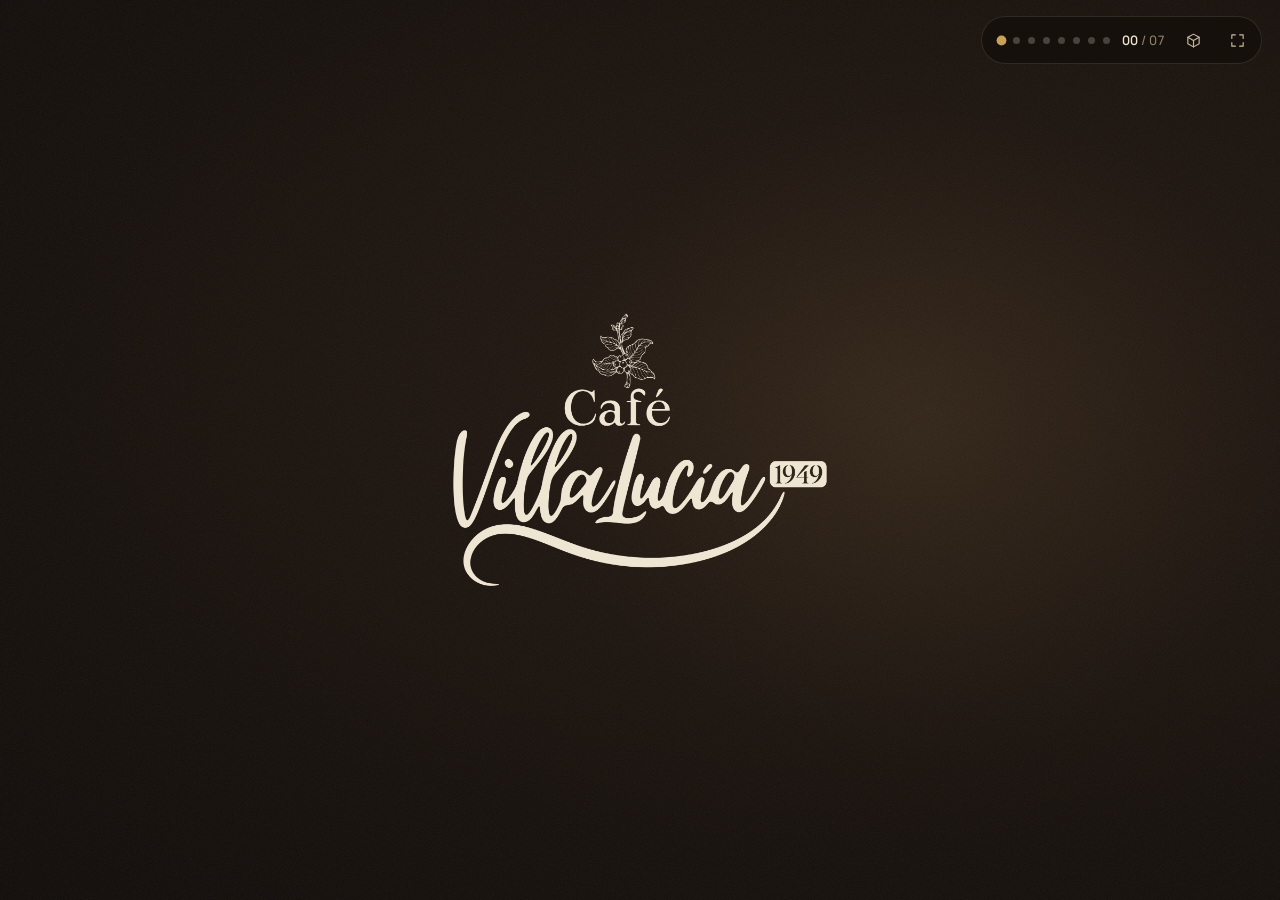
<file: index.html>
﻿<!doctype html>
<html lang="es">
<head>
<meta charset="utf-8">
<meta name="viewport" content="width=device-width, initial-scale=1">
<title>Café Villa Lucía · Stand</title>
<link rel="preconnect" href="https://fonts.googleapis.com">
<link rel="preconnect" href="https://fonts.gstatic.com" crossorigin>
<link href="https://fonts.googleapis.com/css2?family=Fraunces:ital,opsz,wght@0,9..144,300;0,9..144,400;0,9..144,500;1,9..144,300;1,9..144,400&family=Manrope:wght@400;500;600;700&family=Caveat:wght@500;600&display=swap" rel="stylesheet">
<link rel="stylesheet" href="style.css?v=92">
</head>
<body>

<div id="bg" aria-hidden="true"><div class="glow"></div><div class="grain"></div></div>
<canvas id="gl" aria-hidden="true"></canvas>

<div id="wrap">
<main id="stage" aria-live="polite">

  <!-- ===================== 0 · ESPERA (antes de empezar) ===================== -->
  <section class="slide s0" data-title="Café Villa Lucía">
    <img class="s0-logo" src="assets/logo_crema.png" alt="Café Villa Lucía 1949">
  </section>

  <!-- ===================== 1 · MARCA Y ORGANIZACIÓN ===================== -->
  <section class="slide s1" data-title="Marca y organización">
    <p class="sh"><i>01</i>Marca y organización</p>
    <div class="s1-col">
      <img class="s1-logo reveal" src="assets/logo_crema.png" alt="Café Villa Lucía 1949">
      <h1 class="reveal">Dos generaciones cultivando <em>café de altura</em></h1>
      <p class="lead reveal">Café de especialidad de San Lorenzo, en las montañas del norte de Nariño. Es una familia que pasó de cultivar el grano a transformarlo, con una identidad propia de su tierra.</p>
      <dl class="stats">
        <div class="reveal"><dt>2.070</dt><dd>m s. n. m. · cafetales en San Lorenzo, Nariño</dd></div>
        <div class="reveal"><dt>1949</dt><dd>nace don Alberto Ojeda Córdoba, fundador de los cafetales</dd></div>
        <div class="reveal"><dt>30</dt><dd>años cultivando el grano</dd></div>
        <div class="reveal"><dt>4</dt><dd>años como marca de cafés especiales</dd></div>
      </dl>
      <dl class="details">
        <div class="reveal"><dt>Variedades</dt><dd>Borbón amarillo · Borbón rosado · Castillo Honey</dd></div>
        <div class="reveal"><dt>Reconocimiento</dt><dd>1.<sup>er</sup> puesto subregional Norte en <em>La Mejor Taza de Nariño</em> · expositor destacado 2026</dd></div>
        <div class="reveal"><dt>Organización</dt><dd>Empresa familiar. El fundador y la segunda generación, que hoy transforma y vende el café</dd></div>
      </dl>
    </div>
    <div class="s1-photos">
      <figure class="p-main reveal"><img src="assets/fundador_retrato.jpg" alt="Don Alberto Ojeda Córdoba en el stand de Villa Lucía" data-zoom>
        <figcaption><b>Don Alberto Ojeda Córdoba</b><span>fundador de los cafetales · el 1949 del logotipo</span></figcaption></figure>
      <figure class="p-side reveal"><img src="assets/familia_feria.jpg" alt="La familia Villa Lucía en La Mejor Taza de Nariño" data-zoom>
        <figcaption><span>La familia en <em>La Mejor Taza de Nariño</em></span></figcaption></figure>
    </div>
    <footer class="credits reveal">
      <span class="names">Ana María Villota Torres <i>&amp;</i> Shamuel Woodcock Salomón</span>
      <span>Diseño de exhibición · 10.º semestre · Universidad CESMAG</span>
    </footer>
  </section>

  <!-- ===================== 2 · CONCEPTO ===================== -->
  <section class="slide s2" data-title="Concepto de diseño">
    <p class="sh"><i>02</i>Concepto de diseño</p>
    <div class="s2-board">
      <figure class="ph ph-mahe reveal"><img src="assets/texto_destacar_mahe.jpg" alt="Apuntes de Mahe: lo que queremos destacar" data-zoom><figcaption class="hand">Apuntes de Mahe</figcaption></figure>
      <figure class="ph ph-casa reveal"><img src="assets/casa_real.jpg" alt="La casa de tapia de la finca, en San Lorenzo" data-zoom><figcaption class="hand">La casa de la finca · San Lorenzo</figcaption></figure>
      <figure class="ph ph-mood reveal"><img src="assets/moodboard.jpg" alt="Moodboard físico del proyecto" data-zoom><figcaption class="hand">Moodboard: la mata, el grano y la jarrita</figcaption></figure>
      <figure class="ph ph-emp reveal"><img src="assets/empaques.jpg" alt="Empaques de Café Villa Lucía" data-zoom><figcaption class="hand">La casa ya vive en sus empaques</figcaption></figure>
      <figure class="ph ph-mapa reveal"><img src="assets/mapa_ideas_shamy.jpg" alt="Mapa de ideas: aroma, calor, hogar" data-zoom><figcaption class="hand">Apuntes de Shamy</figcaption></figure>
    </div>
    <div class="s2-text">
      <h1 class="reveal">La casa de <em>tapia</em></h1>
      <p class="sub reveal">Abstracción y memoria del hogar campesino</p>
      <blockquote class="reveal">«Aroma que da calor, calor que da hogar, y un hogar para compartir y descansar.»</blockquote>
      <p class="body reveal">Villa Lucía nace en la finca de don Alberto, en San Lorenzo. Allí está su casa de tapia y teja, con zócalo, corredores y pilares naturales, que guarda el calor del hogar y el legado de la familia y que ya aparece en sus empaques. El stand no la copia, la <b>abstrae y la deforma</b>: sus muros, pilares, aleros y ventanas se vuelven tablas que encajan sin tornillos, y aunque las partes estén corridas, la casa se reconoce desde el pasillo.</p>
      <div class="rhet">
        <article class="reveal"><b>Metáfora</b><span>El stand es la casa, y al visitante se le recibe como en el corredor de la finca.</span></article>
        <article class="reveal"><b>Sinécdoque</b><span>Una parte nombra el todo. Con un pilar, un alero y un vano ya se entiende que es una casa.</span></article>
        <article class="reveal"><b>Deformación</b><span>Los techos y los volúmenes están corridos. La casa se reconoce, pero no es una copia.</span></article>
      </div>
      <div class="palette reveal">
        <p class="mini">Paleta</p>
        <ul>
          <li><i style="--c:#efe4cf"></i><b>Blanco crema</b><span>muros de tapia</span></li>
          <li><i style="--c:#7a2330"></i><b>Vino tinto</b><span>el uniforme · zócalo</span></li>
          <li><i style="--c:#b4472f"></i><b>Barro</b><span>la tetera · pilares</span></li>
          <li><i style="--c:#3d281d"></i><b>Café tostado</b><span>teja y grano · cubiertas</span></li>
        </ul>
      </div>
    </div>
  </section>

  <!-- ===================== 3 · PROCESO FORMAL ===================== -->
  <section class="slide s3" data-title="Proceso formal">
    <p class="sh"><i>03</i>Proceso formal</p>
    <h1 class="s3-title later">De la casa de tapia <em>al stand</em></h1>
    <ol class="rail later">
      <li class="reveal"><i>1</i><b>Exploración</b><span>Empezamos con granos, hojas, tazas y vapor, pero eran formas que cualquier marca de café podría usar.</span></li>
      <li class="reveal"><i>2</i><b>La pregunta</b><span>Nos preguntamos qué destacar: aroma → calor → hogar, tapia → tradición, antigüedad → legado.</span></li>
      <li class="reveal"><i>3</i><b>La casa</b><span>Llegamos a la casa: exhibidores con forma de tejado y estanterías por módulos.</span></li>
      <li class="reveal"><i>4</i><b>Abstracción</b><span>Separamos la casa en sus partes, muro, ventana, puerta, pilares, techo y alero, y las corrimos.</span></li>
      <li class="reveal"><i>5</i><b>Color</b><span>Le pusimos los colores de la casa: muros blanco crema, zócalo vino tinto, pilares de barro y teja café.</span></li>
      <li class="reveal"><i>6</i><b>Sistema</b><span>Todo se volvió tablas de triplex que encajan con dientes, sin tornillos.</span></li>
    </ol>
    <div class="s3-board later">
      <figure class="sk" style="--x:0px;--y:4px;--w:133px;--r:-1.6deg"><img src="assets/board/b01.jpg" alt="Boceto 1 · exploración: tazas, prensa y vapor" data-zoom></figure>
      <figure class="sk" style="--x:147px;--y:-3px;--w:238px;--r:1.2deg"><img src="assets/board/b02.jpg" alt="Boceto 2 · granos, hojas y jarra" data-zoom></figure>
      <figure class="sk" style="--x:398px;--y:6px;--w:262px;--r:-0.8deg"><img src="assets/board/b03.jpg" alt="Boceto 3 · el empaque y lo que hay que destacar" data-zoom></figure>
      <figure class="sk" style="--x:674px;--y:0px;--w:226px;--r:1.5deg"><img src="assets/board/b05.jpg" alt="Boceto 5 · logotipo, granos y módulos" data-zoom></figure>
      <figure class="sk" style="--x:0px;--y:196px;--w:287px;--r:0.9deg"><img src="assets/board/b04.jpg" alt="Boceto 4 · exhibidores con forma de tejado" data-zoom></figure>
      <figure class="sk" style="--x:301px;--y:205px;--w:253px;--r:-1.3deg"><img src="assets/board/b06.jpg" alt="Boceto 6 · exhibidores y componentes" data-zoom></figure>
      <figure class="sk" style="--x:568px;--y:198px;--w:332px;--r:0.7deg"><img src="assets/board/b10.jpg" alt="Boceto 10 · abstracción: mesas-alero y pilares" data-zoom></figure>
      <figure class="sk" style="--x:0px;--y:414px;--w:160px;--r:-1.8deg"><img src="assets/board/b08.jpg" alt="Boceto 8 · estantería curva" data-zoom></figure>
      <figure class="sk" style="--x:174px;--y:406px;--w:429px;--r:1.1deg"><img src="assets/board/b07.jpg" alt="Boceto 7 · módulos de estantería con mesón" data-zoom></figure>
      <figure class="sk" style="--x:616px;--y:411px;--w:112px;--r:2.0deg"><img src="assets/board/b09.jpg" alt="Boceto 9 · módulos apilados" data-zoom></figure>
      <figure class="sk" style="--x:743px;--y:413px;--w:157px;--r:-0.9deg"><img src="assets/board/color.jpg" alt="Boceto de color" data-zoom></figure>
      <p class="board-note hand">Bocetos de Mahe y Shamy</p>
    </div>
    <div class="s3-map">
      <div class="glview" id="v-morfo"></div>
      <div class="morph later">
        <p class="mini">De la casa al stand</p>
        <ul id="morphList">
          <li data-g="muro"><span>Muro de tapia</span><b>La bodega con su mesón</b></li>
          <li data-g="ventana"><span>Ventana</span><b>Repisa para exhibir el café</b></li>
          <li data-g="vano"><span>Puerta</span><b>Hueco para guardar el inventario</b></li>
          <li data-g="pilares"><span>Pilares del corredor</span><b>Pilar en L y pilar en T</b></li>
          <li data-g="cubierta"><span>Techo de teja</span><b>Techo grande a dos aguas</b></li>
          <li data-g="alero"><span>Alero del corredor</span><b>Alero del frente</b></li>
        </ul>
      </div>
    </div>
  </section>

  <!-- ===================== 4 · ASPECTOS CLAVE ===================== -->
  <section class="slide s4" data-title="Aspectos clave para el diseño">
    <p class="sh"><i>04</i>Aspectos clave para el diseño</p>
    <div class="s4-col">
      <h1 class="reveal">Lo que tuvimos <em>en cuenta</em></h1>
      <dl class="brief">
        <div class="reveal"><dt>Hogar y legado</dt><dd>Quisimos que se sintiera la casa de tapia de la finca, con su calor de hogar y la historia de don Alberto desde 1949.</dd></div>
        <div class="reveal"><dt>Una casa simplificada</dt><dd>Pasamos a tablas el muro, la ventana, la puerta, los pilares, el techo y el alero. No es una maqueta, pero se reconoce la casa.</dd></div>
        <div class="reveal"><dt>Color y marca</dt><dd>Usamos los colores de la casa y de la marca: muros blanco crema, zócalo vino tinto, pilares rojo barro y techo café. El logo va en la bodega y en el techo.</dd></div>
        <div class="reveal"><dt>Atender y probar</dt><dd>Arriba, a 1,02 m, está el mostrador donde se atiende y se da a probar el café. Abajo, a 0,54 m, una repisa para exhibirlo, y la bodega guarda el inventario.</dd></div>
        <div class="reveal"><dt>Sin tornillos</dt><dd>Cada tabla entra por un solo lado y la siguiente la deja trabada. No se necesitan tornillos ni herramientas.</dd></div>
        <div class="reveal"><dt>Medidas y transporte</dt><dd id="restr">No hay que fijarlo al piso de la feria: lo arman dos personas y se lleva desarmado, en tablas.</dd></div>
      </dl>
      <div class="material reveal">
        <p class="mini">Material y acabado</p>
        <p><b>Triplex de pino radiata de 18 mm.</b> Las 19 tablas salen de <b>4 láminas de 1,22 × 2,44 m</b>, cortadas con router CNC para que los dientes encajen exactos. Se arma <b>sin tornillos ni clavos</b>, se pinta con vinilo mate a base de agua y se sella con laca.</p>
      </div>
      <div class="metrics">
        <div class="reveal"><b>0</b><span>tornillos</span></div>
        <div class="reveal"><b id="mPiezas">19</b><span>tablas</span></div>
        <div class="reveal"><b>3</b><span>medidas de diente</span></div>
        <div class="reveal"><b>2</b><span>personas</span></div>
      </div>
    </div>
    <div class="theater">
      <div class="glview" id="v-montaje"></div>
      <div class="hud-top">
        <div><small id="asmKick">Armado</small><b id="asmStep">Piezas sin armar</b></div>
        <div class="hud-clock"><small>pieza</small><b><span id="asmCount">0</span>/<span id="asmTotal">0</span></b></div>
      </div>
      <ol class="hud-steps" id="asmSteps"></ol>
      <div class="hud-ctrl">
        <button id="asmPlay" title="Montar de nuevo (M)" aria-label="Montar de nuevo"><svg viewBox="0 0 24 24"><path d="M4 12a8 8 0 1 0 2.4-5.7"/><path d="M4 4v4.5h4.5"/></svg></button>
        <button id="asmPlan" title="Plano de corte (P)" aria-label="Plano de corte"><svg viewBox="0 0 24 24"><rect x="3" y="5" width="18" height="14" rx="1"/><path d="M11 5v14M3 12h8M11 10h10"/></svg></button>
        <button id="asmFlat" title="Empacar" aria-label="Empacar"><svg viewBox="0 0 24 24"><path d="M3.5 7.5 12 3l8.5 4.5v9L12 21l-8.5-4.5z"/><path d="M3.5 7.5 12 12l8.5-4.5M12 12v9"/></svg></button>
      </div>
    </div>
  </section>

  <!-- ===================== 5 · VISTAS 1 Y 2 ===================== -->
  <section class="slide s5 views" data-title="Vistas del stand · 1 y 2">
    <p class="sh"><i>05</i>Vistas del stand</p>
    <h1 class="vh reveal">Aproximación <em>y contacto</em></h1>
    <div class="vgrid">
      <figure class="vcard reveal" data-view="1">
        <div class="vframe"><div class="glview" id="v1"></div><img class="vreal" alt=""><i class="vsweep"></i><span class="vtag">Render en la feria</span><button class="cap-btn" data-cap="v1" title="Descargar la vista exacta (PNG)"><svg viewBox="0 0 24 24"><path d="M4 8h3l2-3h6l2 3h3v11H4z"/><circle cx="12" cy="13" r="3.5"/></svg></button></div>
        <figcaption><b>Vista 1 · Isométrica general</b><span>Así se ve desde el pasillo de la feria. Es la casa de tapia simplificada, y se reconoce de lejos por el techo café y la franja vino tinto.</span></figcaption>
      </figure>
      <figure class="vcard reveal" data-view="2">
        <div class="vframe"><div class="glview" id="v2"></div><img class="vreal" alt=""><i class="vsweep"></i><span class="vtag">Render en la feria</span><button class="cap-btn" data-cap="v2" title="Descargar la vista exacta (PNG)"><svg viewBox="0 0 24 24"><path d="M4 8h3l2-3h6l2 3h3v11H4z"/><circle cx="12" cy="13" r="3.5"/></svg></button></div>
        <figcaption><b>Vista 2 · Frontal de contacto</b><span>De frente, a la altura de los ojos. Arriba está el mostrador donde se atiende y se da a probar, y abajo la repisa con el café.</span></figcaption>
      </figure>
    </div>
  </section>

  <!-- ===================== 6 · VISTAS 3 Y 4 ===================== -->
  <section class="slide s6 views" data-title="Vistas del stand · 3 y 4">
    <p class="sh"><i>06</i>Vistas del stand</p>
    <h1 class="vh reveal">Circulación <em>y respaldo</em></h1>
    <div class="vgrid">
      <figure class="vcard reveal" data-view="3">
        <div class="vframe"><div class="glview" id="v3"></div><img class="vreal" alt=""><i class="vsweep"></i><span class="vtag">Render en la feria</span><button class="cap-btn" data-cap="v3" title="Descargar la vista exacta (PNG)"><svg viewBox="0 0 24 24"><path d="M4 8h3l2-3h6l2 3h3v11H4z"/><circle cx="12" cy="13" r="3.5"/></svg></button></div>
        <figcaption><b>Vista 3 · Lateral de circulación</b><span>De lado se ve la casa completa: el alero sobre el mostrador, el muro con su ventana y el hueco de abajo donde se guarda el inventario.</span></figcaption>
      </figure>
      <figure class="vcard reveal" data-view="4">
        <div class="vframe"><div class="glview" id="v4"></div><img class="vreal" alt=""><i class="vsweep"></i><span class="vtag">Render en la feria</span><button class="cap-btn" data-cap="v4" title="Descargar la vista exacta (PNG)"><svg viewBox="0 0 24 24"><path d="M4 8h3l2-3h6l2 3h3v11H4z"/><circle cx="12" cy="13" r="3.5"/></svg></button></div>
        <figcaption><b>Vista 4 · Posterior</b><span>Por detrás, el pilar en L y el poste del muro suben de una sola pieza hasta el techo y sostienen todo el respaldo.</span></figcaption>
      </figure>
    </div>
  </section>

  <!-- ===================== 7 · CIERRE ===================== -->
  <section class="slide s7" data-title="Cierre">
    <div class="s7-view"><div class="glview" id="v-hero"></div></div>
    <div class="s7-text">
      <img class="s7-logo reveal" src="assets/logo_crema.png" alt="Café Villa Lucía 1949">
      <h1 class="reveal">Gracias<em>.</em></h1>
      <p class="s7-sub reveal">Un stand que se arma y se desarma sin tornillos, y recibe como la casa de la finca.</p>
    </div>
    <footer class="credits reveal">
      <span class="names">Ana María Villota Torres <i>&amp;</i> Shamuel Woodcock Salomón</span>
      <span>Diseño de exhibición · 10.º semestre · Universidad CESMAG</span>
    </footer>
  </section>

</main>
</div>

<!-- transición entre diapositivas -->
<div id="wipe" aria-hidden="true"><i></i><i></i></div>

<!-- controles del presentador (se ocultan solos y en pantalla completa) -->
<div id="chrome">
  <nav class="dots" id="dots" aria-label="Diapositivas"></nav>
  <span class="count"><b id="tbIdx">00</b> / 07</span>
  <button class="timer" id="timer" hidden title="Espacio: iniciar / pausar · R: reiniciar"><span class="dot"></span><span id="timerTxt">05:00</span></button>
  <button class="ic" id="btnExplore" title="Explorar el modelo 3D (E)" aria-label="Explorar el modelo 3D"><svg viewBox="0 0 24 24"><path d="M12 3 4 7.5v9L12 21l8-4.5v-9z"/><path d="M4 7.5 12 12l8-4.5M12 12v9"/></svg></button>
  <button class="ic" id="btnFull" title="Pantalla completa (F)" aria-label="Pantalla completa"><svg viewBox="0 0 24 24"><path d="M4 9V4h5M20 9V4h-5M4 15v5h5M20 15v5h-5"/></svg></button>
</div>

<!-- explorador 3D a pantalla completa -->
<div id="explorer" hidden>
  <div class="glview" id="v-explore"></div>
  <div class="ex-top">
    <div><small>Explorador</small><b>Café Villa Lucía · stand modular</b></div>
    <button class="btn ghost" id="exClose">Cerrar <kbd>Esc</kbd></button>
  </div>
  <div class="ex-panel">
    <h4>Cámara</h4>
    <div class="seg" id="exCams">
      <button data-p="render" class="on">Render</button><button data-p="iso">Isométrica</button><button data-p="frontal">Frontal</button>
      <button data-p="lateral">Lateral</button><button data-p="posterior">Posterior</button><button data-p="planta">Planta</button>
    </div>
    <h4>Animación</h4>
    <div class="seg">
      <button id="exDraw">Dibujar</button><button id="exAsm">Montar</button><button id="exWedge">Ensamble</button>
    </div>
    <h4>Despiece <output id="exExpOut">0 %</output></h4>
    <input type="range" id="exExp" min="0" max="100" value="0">
    <h4>Acabado</h4>
    <div class="seg" id="exFinish">
      <button id="exColor" class="on">Color</button><button id="exBrand" class="on">Marca</button>
    </div>
    <h4>Capas</h4>
    <div class="seg" id="exLayers">
      <button data-l="2">Producto</button><button data-l="3">Personas</button><button data-l="1">Cotas</button>
    </div>
    <button class="btn wide" id="exCap">Exportar PNG</button>
    <p class="ex-help">Arrastra: girar · clic derecho o Shift: desplazar · rueda: acercar · doble clic: volver a la cámara</p>
  </div>
</div>

<div id="labels" aria-hidden="true"></div>

<div id="planbox" hidden><iframe title="Plano de corte" src="about:blank"></iframe><button aria-label="Cerrar">×</button></div>

<div id="lightbox" hidden><img alt=""><button aria-label="Cerrar">×</button></div>


<div id="nogl" hidden>
  <p>El modelo 3D necesita WebGL y la librería <code>vendor/three.min.js</code>. Se muestra el render madre en su lugar.</p>
</div>

<script src="vendor/three.min.js"></script>
<script>window.THREE || document.write('<script src="https://cdn.jsdelivr.net/npm/three@0.158.0/build/three.min.js"><\/script>')</script>
<script src="assets/logo_data.js"></script>
<script src="stand3d.js?v=92"></script>
<script src="app.js?v=92"></script>
</body>
</html>
</file>
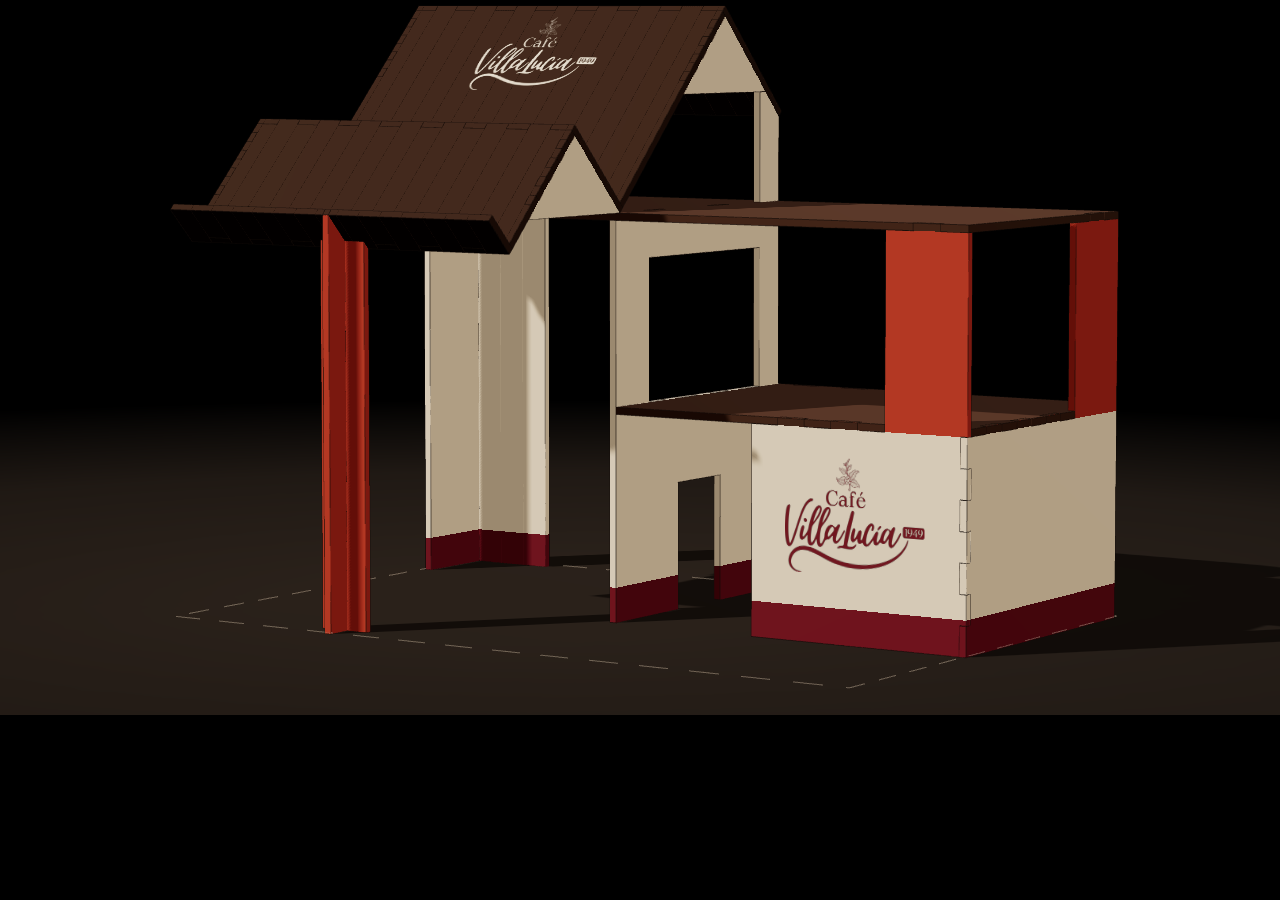
<file: _comparar.html>
<!doctype html><html><head><meta charset="utf-8"><title>Comparar</title>
<style>html,body{margin:0;height:100%;background:#000;overflow:hidden}#gl{position:fixed;inset:0;width:100vw;height:100vh}
#v{position:fixed;left:0;top:0;width:100vw;height:55.8vw}#ov{position:fixed;left:0;top:0;width:100vw;height:55.8vw;opacity:0;pointer-events:none}
#labels{position:fixed;inset:0;pointer-events:none}</style></head><body>
<canvas id="gl"></canvas><div id="v"></div><img id="ov" src="assets/render_madre.jpg"><div id="labels"></div>
<script src="vendor/three.min.js"></script><script src="assets/logo_data.js"></script><script src="stand3d.js?v=62"></script><script src="_diff.js?v=2"></script>
<script>
const S=Stand3D.init(document.getElementById('gl'),document.getElementById('labels'));
const V=S.view(document.getElementById('v'),{preset:'render',interactive:true}); V.active=true;
window.cam=(px,py,pz,tx,ty,tz,fov)=>{const P={pos:[px,py,pz],target:[tx,ty,tz],fov};V.o=V.o;Object.assign(V.goal,{});const d=new THREE.Vector3(px-tx,py-ty,pz-tz);const r=d.length();V.goal.r=V.cur.r=r;V.goal.theta=V.cur.theta=Math.atan2(d.x,d.z);V.goal.phi=V.cur.phi=Math.acos(d.y/r);V.goal.t.set(tx,ty,tz);V.cur.t.set(tx,ty,tz);V.fovGoal=fov;V.cam.fov=fov;};
window.ov=o=>document.getElementById('ov').style.opacity=o;
window.loadGLB=async()=>{const b=await (await fetch('../recursos_entrada/04_renders/modelo_ia_tripo.glb')).arrayBuffer();
 const dv=new DataView(b);const l0=dv.getUint32(12,true);const js=JSON.parse(new TextDecoder().decode(new Uint8Array(b,20,l0)));const bin=20+l0+8;
 const acc=i=>{const a=js.accessors[i],bv=js.bufferViews[a.bufferView];const o=bin+(bv.byteOffset||0)+(a.byteOffset||0);const n={SCALAR:1,VEC3:3,VEC2:2}[a.type];
  return a.componentType===5126?new Float32Array(b.slice(o,o+a.count*n*4)):new Uint32Array(b.slice(o,o+a.count*n*4));};
 const p=js.meshes[0].primitives[0];const pos=acc(p.attributes.POSITION),idx=acc(p.indices);const k=3.43/0.92;
 for(let i=0;i<pos.length;i+=3){pos[i]=(pos[i]+0.49)*k;pos[i+1]*=k;pos[i+2]=(pos[i+2]+0.355)*k;}
 const g=new THREE.BufferGeometry();g.setAttribute('position',new THREE.BufferAttribute(pos,3));g.setIndex(new THREE.BufferAttribute(idx,1));g.computeVertexNormals();
 window.glb=new THREE.Mesh(g,new THREE.MeshBasicMaterial({color:0xff2a2a,transparent:true,opacity:0.35,depthWrite:false}));S.scene.add(glb);return 'ok';};
</script></body></html>
</file>
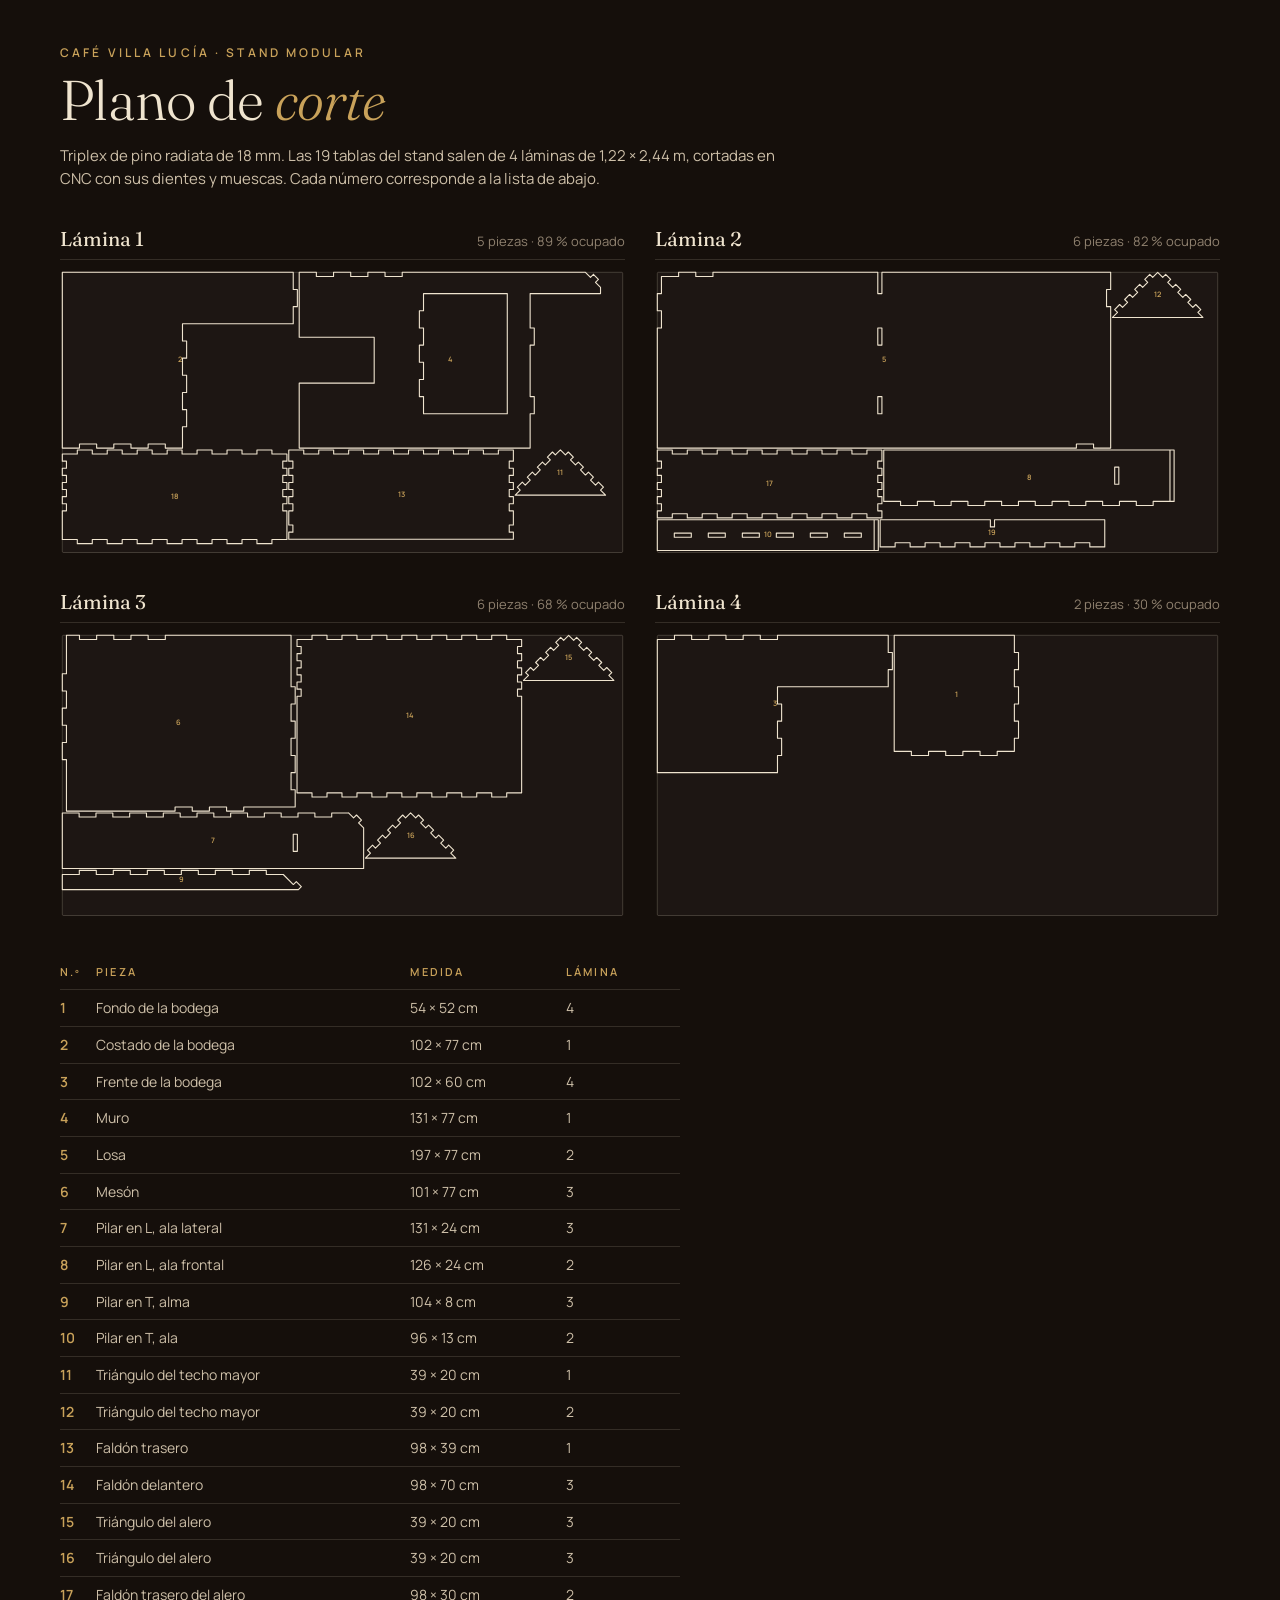
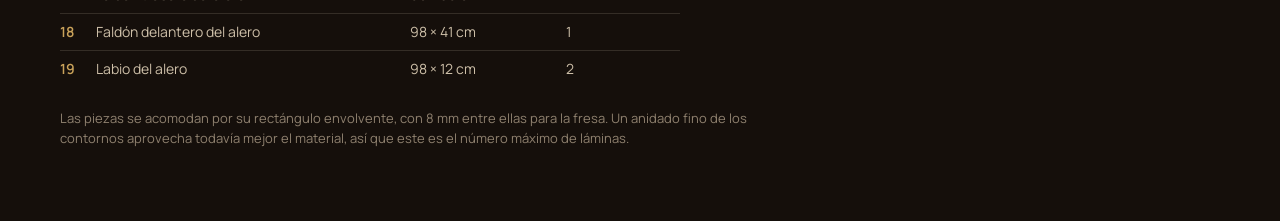
<file: plano_de_corte.html>
<!doctype html>
<html lang="es">
<head>
<meta charset="utf-8">
<meta name="viewport" content="width=device-width, initial-scale=1">
<title>Plano de corte</title>
<link href="https://fonts.googleapis.com/css2?family=Fraunces:ital,opsz,wght@0,9..144,300;0,9..144,400;1,9..144,300&family=Manrope:wght@400;500;600&display=swap" rel="stylesheet">
<style>
  :root { --fondo: #150f0b; --cal: #efe4cf; --cal-2: #cdbfa8; --mute: #8f816f; --oro: #c9a25a; --linea: rgba(239, 228, 207, .14); }
  * { box-sizing: border-box; }
  body { margin: 0; background: var(--fondo); color: var(--cal); font: 400 15px/1.55 Manrope, system-ui, sans-serif; padding: 44px 16px 60px; }
  main { max-width: 1160px; margin: 0 auto; }
  .kick { font: 600 12px Manrope, sans-serif; letter-spacing: .26em; text-transform: uppercase; color: var(--oro); margin: 0 0 10px; }
  h1 { font: 300 clamp(34px, 5vw, 56px)/1.05 Fraunces, serif; margin: 0 0 14px; letter-spacing: -.01em; }
  h1 em { color: var(--oro); }
  .lead { max-width: 720px; color: var(--cal-2); margin: 0 0 36px; }
  .grid { display: grid; grid-template-columns: repeat(auto-fit, minmax(min(520px, 100%), 1fr)); gap: 34px 30px; }
  figure { margin: 0; }
  figcaption { display: flex; justify-content: space-between; align-items: baseline; padding-bottom: 8px; margin-bottom: 10px; border-bottom: 1px solid var(--linea); font-size: 13px; color: var(--mute); }
  figcaption b { font: 400 20px Fraunces, serif; color: var(--cal); }
  svg { display: block; width: 100%; height: auto; }
  .sheet { fill: rgba(239, 228, 207, .035); stroke: rgba(239, 228, 207, .35); stroke-width: 1; }
  .cut { stroke: var(--cal); stroke-width: 1.1; fill: none; vector-effect: non-scaling-stroke; stroke-linecap: round; }
  .num { fill: var(--oro); font: 600 13px Manrope, sans-serif; text-anchor: middle; dominant-baseline: middle; }
  table { width: 100%; max-width: 620px; border-collapse: collapse; margin-top: 46px; font-size: 14px; }
  th { text-align: left; font: 600 11px Manrope, sans-serif; letter-spacing: .2em; text-transform: uppercase; color: var(--oro); padding: 0 10px 10px 0; }
  td { padding: 7px 10px 7px 0; border-top: 1px solid var(--linea); color: var(--cal-2); }
  td:first-child { color: var(--oro); font-weight: 600; width: 36px; }
  .note { margin-top: 22px; color: var(--mute); font-size: 13px; max-width: 720px; }
  #gl { position: fixed; left: -10px; top: -10px; width: 2px; height: 2px; }
</style>
</head>
<body>
<canvas id="gl"></canvas><div id="labels" hidden></div>
<main>
  <p class="kick">Café Villa Lucía · stand modular</p>
  <h1>Plano de <em>corte</em></h1>
  <p class="lead" id="lead">Triplex de pino radiata de 18 mm.</p>
  <div class="grid" id="sheets"></div>
  <table id="list"><thead><tr><th>N.º</th><th>Pieza</th><th>Medida</th><th>Lámina</th></tr></thead><tbody></tbody></table>
  <p class="note">Las piezas se acomodan por su rectángulo envolvente, con 8 mm entre ellas para la fresa. Un anidado fino de los contornos aprovecha todavía mejor el material, así que este es el número máximo de láminas.</p>
</main>
<script src="vendor/three.min.js"></script>
<script src="assets/logo_data.js"></script>
<script src="stand3d.js?v=89"></script>
<script>
(function () {
  const S = window.Stand3D && window.Stand3D.init(document.getElementById('gl'), document.getElementById('labels'));
  if (!S) { document.getElementById('lead').textContent = 'No se pudo cargar el modelo para calcular el plano.'; return; }
  const NAME = { 'bod-fondo': 'Fondo de la bodega', 'bod-lado': 'Costado de la bodega', 'bod-frente': 'Frente de la bodega', muro: 'Muro',
    losa: 'Losa', meson: 'Mesón', 'pil-l-z': 'Pilar en L, ala lateral', 'pil-l-x': 'Pilar en L, ala frontal', 'pil-t-alma': 'Pilar en T, alma',
    'pil-t-ala': 'Pilar en T, ala', 'hastial-cu-i': 'Triángulo del techo mayor', 'hastial-cu-d': 'Triángulo del techo mayor',
    'cubierta-t': 'Faldón trasero', 'cubierta-f': 'Faldón delantero', 'hastial-al-i': 'Triángulo del alero', 'hastial-al-d': 'Triángulo del alero',
    'alero-t': 'Faldón trasero del alero', 'alero-f': 'Faldón delantero del alero', labio: 'Labio del alero' };
  const SW = 2.44, SH = 1.22, GAP = 0.008, PX = 400;
  const parts = S.cutlist().map((p, i) => Object.assign(p, { n: i + 1 }));
  // estantes a lo largo de la lámina, de las piezas más anchas a las más angostas
  const sheets = [];
  [...parts].sort((a, b) => b.A - a.A).forEach(p => {
    let ok = false;
    for (const sh of sheets) {
      for (const st of sh.shelves) if (p.A <= st.h + 1e-9 && st.x + p.L <= SW + 1e-9) { p.at = [st.x, st.y]; st.x += p.L + GAP; ok = true; break; }
      if (ok) { p.sheet = sh; break; }
      if (sh.y + p.A <= SH + 1e-9) { sh.shelves.push({ y: sh.y, h: p.A, x: p.L + GAP }); p.at = [0, sh.y]; sh.y += p.A + GAP; p.sheet = sh; ok = true; break; }
    }
    if (!ok) { const sh = { y: p.A + GAP, shelves: [{ y: 0, h: p.A, x: p.L + GAP }], items: [] }; sheets.push(sh); p.at = [0, 0]; p.sheet = sh; }
    (p.sheet.items = p.sheet.items || []).push(p);
  });
  const f = v => (v * 100).toFixed(0);
  const host = document.getElementById('sheets');
  sheets.forEach((sh, k) => {
    const ns = 'http://www.w3.org/2000/svg';
    const fig = document.createElement('figure');
    const used = sh.items.reduce((a, p) => a + p.L * p.A, 0) / (SW * SH);
    fig.innerHTML = `<figcaption><b>Lámina ${k + 1}</b><span>${sh.items.length} piezas · ${Math.round(used * 100)} % ocupado</span></figcaption>`;
    const svg = document.createElementNS(ns, 'svg');
    svg.setAttribute('viewBox', `-4 -4 ${SW * PX + 8} ${SH * PX + 8}`);
    let html = `<rect class="sheet" x="0" y="0" width="${SW * PX}" height="${SH * PX}" rx="2"/>`;
    sh.items.forEach(p => {
      const [ox, oy] = p.at;
      const d = p.segs.map(s => `M${((ox + s[0]) * PX).toFixed(1)} ${((oy + p.A - s[1]) * PX).toFixed(1)}L${((ox + s[2]) * PX).toFixed(1)} ${((oy + p.A - s[3]) * PX).toFixed(1)}`).join('');
      html += `<path class="cut" d="${d}"/><text class="num" x="${(ox + p.L / 2) * PX}" y="${(oy + p.A / 2) * PX}">${p.n}</text>`;
    });
    svg.innerHTML = html; fig.appendChild(svg); host.appendChild(fig);
  });
  document.getElementById('lead').textContent =
    `Triplex de pino radiata de 18 mm. Las ${parts.length} tablas del stand salen de ${sheets.length} láminas de 1,22 × 2,44 m, cortadas en CNC con sus dientes y muescas. Cada número corresponde a la lista de abajo.`;
  const tb = document.querySelector('#list tbody');
  parts.forEach(p => {
    const tr = document.createElement('tr');
    tr.innerHTML = `<td>${p.n}</td><td>${NAME[p.id] || p.name}</td><td>${f(p.L)} × ${f(p.A)} cm</td><td>${sheets.indexOf(p.sheet) + 1}</td>`;
    tb.appendChild(tr);
  });
})();
</script>
</body>
</html>
</file>
<file: style.css>
/* ==========================================================
   Café Villa Lucía · Presentación 3D
   Lienzo fijo 1920 × 1080 (16:9), escalado a la pantalla.
   Paleta del stand: cal, vino tinto, barro y café tostado; oro de la marca.
   ========================================================== */
:root {
  --fondo: #140e0b;
  --fondo-2: #1d1510;
  --cal: #efe4cf;
  --cal-2: #c9bba3;
  --mute: #8f7f6c;
  --oro: #c9a25a;
  --vino: #7a2330;
  --barro: #b4472f;
  --cafe: #3d281d;
  --linea: rgba(239, 228, 207, .12);
  --linea-2: rgba(239, 228, 207, .24);
  --f-display: "Fraunces", Georgia, "Times New Roman", serif;
  --f-text: "Manrope", "Segoe UI", system-ui, sans-serif;
  --f-hand: "Caveat", "Segoe Print", cursive;
  --M: 112px;                 /* margen lateral del lienzo */
  --s: 1;
}
* { box-sizing: border-box; margin: 0; padding: 0; }
html, body { height: 100%; overflow: hidden; background: var(--fondo); color: var(--cal); font-family: var(--f-text); -webkit-font-smoothing: antialiased; }
button { font: inherit; color: inherit; background: none; border: 0; cursor: pointer; }
img { display: block; max-width: 100%; }
em { font-style: italic; }
sup { font-size: .62em; }
kbd { font: 600 .72em var(--f-text); border: 1px solid var(--linea-2); border-radius: 4px; padding: .05em .4em; margin-left: .5em; opacity: .7; }

/* ---------- fondo ---------- */
#bg { position: fixed; inset: 0; z-index: 0; background: radial-gradient(110% 90% at 68% 42%, #241912 0%, #150f0b 58%, #0e0a08 100%); }
#bg .glow { position: absolute; inset: 0; background: radial-gradient(42% 52% at 72% 48%, rgba(201, 162, 90, .09), transparent 70%); transition: background 1.2s ease; }
body[data-slide="2"] #bg .glow { background: radial-gradient(46% 56% at 28% 50%, rgba(201, 162, 90, .07), transparent 70%); }
body[data-slide="3"] #bg .glow { background: radial-gradient(50% 50% at 50% 70%, rgba(122, 35, 48, .10), transparent 70%); }
#bg .grain { position: absolute; inset: -50%; opacity: .06; pointer-events: none;
  background-image: url("data:image/svg+xml;utf8,<svg xmlns='http://www.w3.org/2000/svg' width='220' height='220'><filter id='n'><feTurbulence type='fractalNoise' baseFrequency='.85' numOctaves='3' stitchTiles='stitch'/><feColorMatrix values='0 0 0 0 1  0 0 0 0 .9  0 0 0 0 .8  0 0 0 .9 0'/></filter><rect width='100%' height='100%' filter='url(%23n)'/></svg>"); }
#gl { position: fixed; inset: 0; width: 100vw; height: 100vh; z-index: 1; pointer-events: none; }

/* ---------- lienzo ---------- */
#wrap { position: fixed; inset: 0; z-index: 2; overflow: hidden; }
#stage { position: absolute; left: 50%; top: 50%; width: 1920px; height: 1080px; transform-origin: 0 0; }

.slide { position: absolute; inset: 0; opacity: 0; visibility: hidden; transition: opacity .8s ease, visibility 0s linear .8s; }
.slide.active { opacity: 1; visibility: visible; transition: opacity .8s ease, transform 1s cubic-bezier(.2, .8, .2, 1); }
/* con la cortina: la diapositiva que sale se desliza mientras la tapan; el cambio ocurre tapado y sin fundido;
   la nueva llega desplazada y se acomoda mientras la cortina se retira */
.slide.active.leaving { opacity: .25; transform: translateX(var(--dx-out)); transition: opacity .42s ease-in, transform .5s cubic-bezier(.6, 0, .9, .4); }
#stage.cut .slide { transition: none !important; }
/* la diapositiva que se va vuelve a su estado inicial al instante (tapada), sin animar de regreso */
.slide.snap, .slide.snap * { transition: none !important; }
.slide.active.entering { transform: translateX(var(--dx-in)); }
.reveal { opacity: 0; transform: translateY(18px); transition: opacity .9s cubic-bezier(.2, .7, .2, 1), transform 1s cubic-bezier(.2, .7, .2, 1); transition-delay: calc(var(--i, 0) * 75ms + 150ms); }
.slide.active .reveal { opacity: 1; transform: none; }

/* encabezado de sección dentro de la diapositiva */
.sh { position: absolute; left: var(--M); top: 74px; display: flex; align-items: baseline; gap: 16px; font: 600 13px var(--f-text); letter-spacing: .26em; text-transform: uppercase; color: var(--oro); }
.sh i { font: italic 300 30px var(--f-display); letter-spacing: 0; color: var(--cal-2); }
h1 { font: 300 84px/1 var(--f-display); letter-spacing: -.022em; font-variation-settings: "opsz" 144; }
h1 em { color: var(--oro); }
.sub { margin-top: 14px; font: italic 300 25px var(--f-display); color: var(--cal-2); }
.lead { font: 400 20px/1.6 var(--f-text); color: var(--cal-2); }
.mini { font: 600 12px var(--f-text); letter-spacing: .24em; text-transform: uppercase; color: var(--mute); margin-bottom: 14px; }
.hand { font-family: var(--f-hand); }

.glview { position: absolute; inset: 0; cursor: grab; touch-action: none; }
.glview.dragging { cursor: grabbing; }
.glview.locked { cursor: default; }

/* ===================== 1 · marca ===================== */
.s1-col { position: absolute; left: var(--M); top: 136px; width: 760px; }
.s1-logo { width: 230px; margin: 0 0 26px -6px; }
.s1 h1 { font-size: 66px; line-height: 1.04; max-width: 700px; }
.s1 .lead { margin-top: 22px; max-width: 660px; }
.stats { display: grid; grid-template-columns: repeat(4, 1fr); margin-top: 40px; border-top: 1px solid var(--linea-2); }
.stats div { padding: 22px 18px 0 0; }
.stats div + div { padding-left: 22px; border-left: 1px solid var(--linea); }
.stats dt { font: 300 52px/1 var(--f-display); color: var(--oro); letter-spacing: -.02em; font-variant-numeric: lining-nums; }
.stats dd { margin-top: 10px; font: 500 14px/1.45 var(--f-text); color: var(--cal-2); }
.details { display: grid; grid-template-columns: 1fr 1.25fr 1.15fr; gap: 0 30px; margin-top: 36px; }
.details dt { font: 600 11.5px var(--f-text); letter-spacing: .24em; text-transform: uppercase; color: var(--mute); margin-bottom: 7px; }
.details dd { font: 400 15px/1.5 var(--f-text); color: var(--cal); }
.details em { color: var(--oro); font-family: var(--f-display); }
.s1-photos { position: absolute; left: 960px; right: var(--M); top: 96px; bottom: 150px; }
.s1-photos figure { position: absolute; cursor: zoom-in; }
.s1-photos img { width: 100%; height: 100%; object-fit: cover; border-radius: 4px; }
.p-main { left: 0; top: 0; width: 520px; height: 690px; }
.p-main img { box-shadow: 0 50px 90px -40px rgba(0, 0, 0, .9); }
.p-main figcaption { position: absolute; left: 0; top: calc(100% + 18px); display: flex; flex-direction: column; gap: 4px; }
.p-main figcaption b { font: 400 22px var(--f-display); color: var(--cal); }
.p-main figcaption span { font: 500 13px var(--f-text); letter-spacing: .04em; color: var(--mute); }
.p-side { right: 0; top: 330px; width: 330px; height: 330px; padding: 10px; background: var(--cal); border-radius: 4px; box-shadow: 0 40px 70px -30px rgba(0, 0, 0, .9); }
.p-side img { border-radius: 2px; }
.p-side figcaption { position: absolute; right: 0; text-align: right; white-space: nowrap; top: calc(100% + 16px); font: italic 300 18px var(--f-display); color: var(--cal-2); }
.p-side figcaption em { color: var(--oro); }
.credits { position: absolute; left: var(--M); right: var(--M); bottom: 58px; display: flex; justify-content: space-between; align-items: baseline; padding-top: 20px; border-top: 1px solid var(--linea); font: 500 15px var(--f-text); color: var(--mute); }
.credits .names { font: 400 21px var(--f-display); color: var(--cal); }
.credits i { color: var(--oro); }

/* ===================== 2 · concepto ===================== */
.s2-board { position: absolute; left: calc(var(--M) - 20px); top: 170px; width: 850px; height: 820px; }
.ph { position: absolute; padding: 12px 12px 0; background: #f4ece0; border-radius: 3px; box-shadow: 0 34px 70px -28px rgba(0, 0, 0, .85); cursor: zoom-in; transform: rotate(var(--r, 0deg)); }
.slide.active .ph.reveal { transform: rotate(var(--r, 0deg)); }
.ph.reveal { transition: opacity .9s cubic-bezier(.2, .7, .2, 1) calc(var(--i, 0) * 75ms + 150ms), transform 1s cubic-bezier(.2, .7, .2, 1) calc(var(--i, 0) * 75ms + 150ms), rotate .35s, scale .35s, box-shadow .35s; }
.ph:hover { rotate: calc(-1 * var(--r, 0deg)); scale: 1.04; z-index: 5; box-shadow: 0 44px 80px -28px rgba(0, 0, 0, .95); }
.ph img { width: 100%; height: 100%; object-fit: cover; border-radius: 2px; }
.ph figcaption { position: absolute; left: 14px; right: 10px; bottom: 6px; font-size: 22px; line-height: 1.1; color: #4b3a2c; }
.ph-mahe { left: 0; top: 180px; width: 250px; height: 446px; padding-bottom: 46px; --r: -2deg; }
.ph-casa { left: 232px; top: 0; width: 322px; height: 444px; padding-bottom: 46px; --r: 1.2deg; }
.ph-emp { left: 222px; top: 486px; width: 322px; height: 314px; padding-bottom: 46px; --r: -1.5deg; }
.ph-mapa { left: 548px; top: 58px; width: 290px; height: 238px; padding-bottom: 46px; --r: 1.3deg; }
.ph-mood { left: 500px; top: 326px; width: 384px; height: 330px; padding-bottom: 46px; --r: -1.4deg; }
.s2-text { position: absolute; left: 1036px; right: var(--M); top: 150px; }
.s2-text h1 { font-size: 104px; }
.s2-text blockquote { margin: 40px 0 30px; padding-left: 24px; border-left: 2px solid var(--vino); font: italic 300 35px/1.25 var(--f-display); color: var(--cal); }
.s2-text .body { font: 400 18.5px/1.65 var(--f-text); color: var(--cal-2); }
.s2-text .body b { color: var(--cal); font-weight: 600; }
.rhet { display: grid; grid-template-columns: repeat(3, 1fr); gap: 0; margin-top: 40px; border-top: 1px solid var(--linea-2); }
.rhet article { padding: 18px 18px 0 0; }
.rhet article + article { padding-left: 18px; border-left: 1px solid var(--linea); }
.rhet b { display: block; font: 400 28px var(--f-display); color: var(--oro); margin-bottom: 6px; }
.rhet span { font: 400 16px/1.5 var(--f-text); color: var(--cal-2); }
.palette { margin-top: 48px; }
.palette ul { list-style: none; display: grid; grid-template-columns: repeat(4, 1fr); gap: 14px; }
.palette li { display: grid; grid-template-columns: 52px 1fr; grid-template-rows: auto auto; column-gap: 12px; align-items: center; }
.palette i { grid-row: 1 / 3; width: 52px; height: 52px; border-radius: 50%; background: var(--c); box-shadow: 0 0 0 1px rgba(239, 228, 207, .22) inset, 0 10px 20px -10px rgba(0, 0, 0, .8); }
.palette b { font: 600 16px var(--f-text); color: var(--cal); }
.palette span { font: 400 13.5px/1.35 var(--f-text); color: var(--mute); }

/* ===================== 3 · proceso ===================== */
.s3-title { position: absolute; left: var(--M); top: 128px; font-size: 64px; }
.rail { position: absolute; left: var(--M); right: var(--M); top: 252px; list-style: none; display: grid; grid-template-columns: repeat(6, 1fr); gap: 26px; }
.rail::before { content: ""; position: absolute; left: 22px; right: 22px; top: 21px; height: 1px; background: linear-gradient(90deg, var(--oro), rgba(201, 162, 90, .25)); }
.rail li { position: relative; }
.rail i { position: relative; display: grid; place-items: center; width: 44px; height: 44px; border-radius: 50%; background: var(--fondo); border: 1px solid var(--oro); font: italic 400 20px var(--f-display); color: var(--oro); }
.rail li:last-child i { background: var(--oro); color: var(--fondo); }
.rail b { display: block; margin: 16px 0 6px; font: 600 14px var(--f-text); letter-spacing: .14em; text-transform: uppercase; color: var(--cal); }
.rail span { font: 400 15px/1.45 var(--f-text); color: var(--cal-2); }
.s3-board { position: absolute; left: var(--M); top: 424px; width: 900px; height: 574px; }
.sk { position: absolute; left: var(--x); top: var(--y); width: var(--w); padding: 7px; background: #f6f1e8; border-radius: 2px; box-shadow: 0 22px 40px -20px rgba(0, 0, 0, .9); transform: rotate(var(--r)); cursor: zoom-in; transition: transform .35s, box-shadow .35s; }
.sk:hover { transform: rotate(0deg) scale(1.04); z-index: 5; box-shadow: 0 34px 60px -24px rgba(0, 0, 0, .95); }
.sk img { width: 100%; }
.board-note { position: absolute; left: 4px; top: calc(100% + 4px); font-size: 25px; color: var(--cal-2); transform: rotate(-2deg); }
.s3-map { position: absolute; left: 1060px; right: var(--M); top: 420px; bottom: 60px; border-left: 1px solid var(--linea);
  transition: left 1.6s cubic-bezier(.7, 0, .2, 1), right 1.6s cubic-bezier(.7, 0, .2, 1), top 1.6s cubic-bezier(.7, 0, .2, 1), bottom 1.6s cubic-bezier(.7, 0, .2, 1), border-color 1s; }
.s3:not(.ready) .s3-map { left: 0; right: 0; top: 0; bottom: 0; border-color: transparent; }
.s3-map .glview { transition: left 1.6s cubic-bezier(.7, 0, .2, 1), right 1.6s cubic-bezier(.7, 0, .2, 1); }
.s3:not(.ready) .s3-map .glview { left: 0; right: 0; }
.later { opacity: 0; transform: translateY(24px); transition: opacity 1s cubic-bezier(.2, .7, .2, 1), transform 1.1s cubic-bezier(.2, .7, .2, 1); }
.s3.ready .later { opacity: 1; transform: none; }
.s3.ready .rail.later { transition-delay: .25s; }
.s3.ready .s3-board.later { transition-delay: .5s; }
.s3.ready .morph.later { transition-delay: .8s; }
.s3-map .glview { left: 210px; right: -40px; }
.morph { position: absolute; left: 34px; top: 4px; width: 230px; z-index: 1; }
.morph ul { list-style: none; }
.morph li { padding: 10px 12px; margin-left: -12px; border-radius: 8px; cursor: pointer; transition: background .35s; }
.morph li span { display: block; font: 400 19px var(--f-display); color: var(--cal-2); transition: color .3s; }
.morph li b { display: block; font: 500 13.5px var(--f-text); color: var(--mute); margin-top: 2px; transition: color .3s; }
.morph li.on { background: rgba(201, 162, 90, .12); }
.morph li.on span { color: var(--cal); }
.morph li.on b { color: var(--oro); }

/* ===================== 4 · aspectos clave ===================== */
.s4-col { position: absolute; left: var(--M); top: 132px; width: 700px; }
.s4-col h1 { font-size: 70px; }
.brief { display: grid; grid-template-columns: 1fr 1fr; gap: 18px 36px; margin-top: 36px; }
.brief div { padding-top: 12px; border-top: 1px solid var(--linea-2); }
.brief dt { font: 400 21px var(--f-display); color: var(--oro); margin-bottom: 5px; }
.brief dd { font: 400 15.5px/1.5 var(--f-text); color: var(--cal-2); }
.brief em { font-family: var(--f-display); color: var(--cal); }
.material { margin-top: 28px; padding: 16px 20px; border-radius: 12px; background: rgba(239, 228, 207, .045); border: 1px solid var(--linea); }
.material p:last-child { font: 400 16px/1.6 var(--f-text); color: var(--cal-2); }
.material b { color: var(--cal); font-weight: 600; }
.metrics { display: grid; grid-template-columns: repeat(4, 1fr); margin-top: 28px; }
.metrics div { display: flex; flex-direction: column; gap: 6px; }
.metrics b { font: 300 52px/1 var(--f-display); color: var(--oro); }
.metrics span { font: 500 13.5px var(--f-text); color: var(--cal-2); }
.theater { position: absolute; left: 868px; right: 72px; top: 60px; bottom: 60px; border-radius: 20px; border: 1px solid var(--linea); background: radial-gradient(80% 70% at 55% 55%, rgba(239, 228, 207, .05), transparent 72%); overflow: hidden; }
.hud-top { position: absolute; left: 30px; right: 30px; top: 26px; display: flex; justify-content: space-between; pointer-events: none; }
.hud-top small { display: block; font: 600 12px var(--f-text); letter-spacing: .24em; text-transform: uppercase; color: var(--oro); margin-bottom: 8px; transition: opacity .4s; }
.hud-top b { font: 400 30px var(--f-display); color: var(--cal); transition: opacity .4s; }
.hud-clock { text-align: right; transition: opacity .6s; }
.theater.built .hud-clock { opacity: 0; }
.hud-clock b { font-variant-numeric: tabular-nums; }
.hud-steps { position: absolute; left: 30px; right: 30px; bottom: 30px; list-style: none; display: grid; gap: 6px; pointer-events: none; transition: opacity .5s; }
.hud-steps li { height: 3px; border-radius: 2px; background: var(--linea); position: relative; overflow: hidden; }
.hud-steps li::after { content: ""; position: absolute; inset: 0; background: var(--oro); transform: scaleX(0); transform-origin: left; transition: transform .5s; }
.hud-steps li.done::after, .hud-steps li.now::after { transform: scaleX(1); }
.hud-steps li.now::after { animation: blink 1s infinite; }
.theater.cine .hud-steps { opacity: 0; }
.hud-ctrl { position: absolute; right: 26px; bottom: 50px; display: flex; gap: 8px; }
.hud-ctrl button { display: grid; place-items: center; width: 40px; height: 40px; border-radius: 50%; border: 1px solid var(--linea-2); background: rgba(20, 14, 11, .55); backdrop-filter: blur(6px); color: var(--cal-2); opacity: .7; transition: opacity .25s, background .25s, color .25s; }
.hud-ctrl button:hover { opacity: 1; background: rgba(239, 228, 207, .1); color: var(--cal); }
.hud-ctrl svg { width: 19px; height: 19px; fill: none; stroke: currentColor; stroke-width: 1.6; stroke-linecap: round; stroke-linejoin: round; }

/* ===================== 5 y 6 · vistas ===================== */
.vh { position: absolute; left: var(--M); top: 124px; font-size: 64px; }
.vgrid { position: absolute; left: var(--M); right: var(--M); top: 244px; bottom: 64px; display: grid; grid-template-columns: 1fr 1fr; gap: 32px; }
.vcard { position: relative; display: flex; flex-direction: column; }
.vframe { position: relative; flex: none; aspect-ratio: 4 / 3; border-radius: 16px; overflow: hidden; border: 1px solid var(--linea); background: radial-gradient(80% 70% at 50% 62%, rgba(239, 228, 207, .05), transparent 72%); }
.vframe .glview { inset: 0; }
.vreal { position: absolute; inset: 0; width: 100%; height: 100%; object-fit: cover; pointer-events: none; clip-path: inset(0 100% 0 0); transition: clip-path 1.9s cubic-bezier(.65, 0, .35, 1); }
.vcard.real .vreal { clip-path: inset(0 0 0 0); }
/* el render entra barriendo de izquierda a derecha detrás de una línea dorada (no hace falta que calce exacto) */
.vsweep { position: absolute; top: 0; bottom: 0; left: 0; width: 2px; background: var(--oro); box-shadow: 0 0 18px rgba(201, 162, 90, .8); opacity: 0; pointer-events: none; }
.vcard.real .vsweep { animation: vsweep 1.9s cubic-bezier(.65, 0, .35, 1) both; }
@keyframes vsweep { 0% { left: 0; opacity: 1; } 92% { opacity: 1; } 100% { left: 100%; opacity: 0; } }
.vtag { position: absolute; left: 16px; bottom: 14px; padding: 5px 10px; border-radius: 20px; background: rgba(21, 15, 11, .72); font: 600 11px var(--f-text); letter-spacing: .16em; text-transform: uppercase; color: var(--cal); opacity: 0; transition: opacity .6s 1.6s; pointer-events: none; }
.vcard.real .vtag { opacity: 1; }
.vcard.has-real .vframe { cursor: pointer; }
.vcard figcaption { padding: 20px 2px 0; display: grid; grid-template-columns: 340px 1fr; gap: 22px; align-items: baseline; }
.vcard figcaption b { font: 400 23px var(--f-display); color: var(--cal); }
.vcard figcaption span { font: 400 15.5px/1.5 var(--f-text); color: var(--cal-2); }
.cap-btn { position: absolute; right: 14px; top: 14px; display: grid; place-items: center; width: 38px; height: 38px; border-radius: 50%; color: var(--cal); border: 1px solid var(--linea-2); background: rgba(20, 14, 11, .55); opacity: 0; transition: opacity .25s; z-index: 2; }
.vframe:hover .cap-btn { opacity: .85; }
.cap-btn svg { width: 18px; height: 18px; fill: none; stroke: currentColor; stroke-width: 1.6; stroke-linejoin: round; }
body.fs .cap-btn { display: none; }

/* ===================== 0 · espera ===================== */
.s0-logo { position: absolute; left: 50%; top: 50%; width: 560px; transform: translate(-50%, -50%); }
/* de la espera a la 1: el logo grande del centro vuela a su lugar arriba a la izquierda */
.s1-logo { transform-origin: 0 0; }
.s1.intro .s1-logo { opacity: 1 !important; transform: translate(var(--fx), var(--fy)) scale(var(--fk)) !important; transition: none !important; }
.s1.fly .s1-logo { opacity: 1; transition: transform 1.25s cubic-bezier(.66, 0, .22, 1) !important; }
.s1.intro .reveal:not(.s1-logo), .s1.fly .reveal:not(.s1-logo) { transition-delay: calc(var(--i, 0) * 75ms + 1050ms); }
/* el encabezado y la línea de los datos no son .reveal: en la entrada desde la 00 también se animan */
.s1.intro .sh { opacity: 0; transform: translateY(18px); transition: none; }
.s1.fly .sh { transition: opacity .9s cubic-bezier(.2, .7, .2, 1) 1000ms, transform 1s cubic-bezier(.2, .7, .2, 1) 1000ms; }
.s1.intro .stats { border-top-color: transparent; transition: none; }
.s1.fly .stats { transition: border-top-color .9s ease 1250ms; }

/* ===================== 7 · cierre ===================== */
.s7-view { position: absolute; left: 760px; right: 0; top: 0; bottom: 110px; }
.s7-text { position: absolute; left: var(--M); top: 250px; width: 720px; }
.s7-logo { width: 250px; margin-bottom: 30px; }
.s7 blockquote { padding-left: 24px; border-left: 2px solid var(--vino); font: italic 300 34px/1.28 var(--f-display); color: var(--cal); }
.s7 h1 { margin-top: 30px; font-size: 150px; letter-spacing: -.035em; }
.s7-sub { margin-top: 26px; max-width: 560px; font: italic 300 30px/1.3 var(--f-display); color: var(--cal-2); }

/* ---------- transición entre diapositivas: dos cortinas (vino y café) que barren de corrido ---------- */
#wipe { position: fixed; inset: 0; z-index: 7; pointer-events: none; }
#wipe i { position: absolute; inset: 0; transform: scaleX(0); }
#wipe i:first-child { background: var(--vino); }
#wipe i:last-child { background: #140e0b; }
/* avanzar: entra por la derecha y sale por la izquierda · retroceder: al revés */
#wipe.run i:first-child { animation: wipeFwd .82s cubic-bezier(.77, 0, .18, 1) both; }
#wipe.run i:last-child { animation: wipeFwd .82s cubic-bezier(.77, 0, .18, 1) .06s both; }
#wipe.back.run i:first-child, #wipe.back.run i:last-child { animation-name: wipeBack; }
@keyframes wipeFwd { 0% { transform: scaleX(0); transform-origin: right center; } 49.9% { transform: scaleX(1); transform-origin: right center; } 50% { transform: scaleX(1); transform-origin: left center; } 100% { transform: scaleX(0); transform-origin: left center; } }
@keyframes wipeBack { 0% { transform: scaleX(0); transform-origin: left center; } 49.9% { transform: scaleX(1); transform-origin: left center; } 50% { transform: scaleX(1); transform-origin: right center; } 100% { transform: scaleX(0); transform-origin: right center; } }

/* ---------- controles del presentador ---------- */
#chrome { position: fixed; right: 18px; top: 16px; z-index: 8; display: flex; align-items: center; gap: 12px; padding: 7px 8px 7px 16px; border-radius: 999px; background: rgba(20, 14, 11, .72); border: 1px solid var(--linea); backdrop-filter: blur(8px); font: 500 13px var(--f-text); color: var(--mute); transition: opacity .5s, transform .5s; }
body.idle #chrome, body.fs #chrome { opacity: 0; transform: translateY(-8px); pointer-events: none; }
body.fs #chrome:hover { opacity: 1; }
.dots { display: flex; gap: 8px; }
.dots button { width: 7px; height: 7px; border-radius: 50%; background: var(--linea-2); transition: transform .3s, background .3s; }
.dots button.on { background: var(--oro); transform: scale(1.4); }
.count { font-variant-numeric: tabular-nums; }
.count b { color: var(--cal); font-weight: 600; }
.timer { display: flex; align-items: center; gap: 8px; padding: 5px 12px; border: 1px solid var(--linea-2); border-radius: 999px; font: 600 13px var(--f-text); font-variant-numeric: tabular-nums; color: var(--cal); }
.timer .dot { width: 7px; height: 7px; border-radius: 50%; background: var(--mute); }
.timer.run .dot { background: var(--oro); animation: ping 1.6s infinite; }
.timer.warn { border-color: var(--oro); color: var(--oro); }
.timer.last { border-color: var(--barro); color: #f08a6f; }
.timer.over { animation: blink 1s infinite; }
.ic { display: grid; place-items: center; width: 32px; height: 32px; border-radius: 50%; color: var(--cal-2); transition: background .2s, color .2s; }
.ic:hover { background: rgba(239, 228, 207, .1); color: var(--cal); }
.ic svg { width: 17px; height: 17px; fill: none; stroke: currentColor; stroke-width: 1.6; stroke-linecap: round; stroke-linejoin: round; }
@keyframes ping { 0% { box-shadow: 0 0 0 0 rgba(201, 162, 90, .6); } 70% { box-shadow: 0 0 0 7px rgba(201, 162, 90, 0); } 100% { box-shadow: 0 0 0 0 rgba(201, 162, 90, 0); } }
@keyframes blink { 50% { opacity: .45; } }
body.idle, body.fs.idle { cursor: none; }

.btn { display: inline-flex; align-items: center; gap: 8px; padding: 12px 22px; border-radius: 999px; background: var(--cal); color: var(--fondo); font: 700 15px var(--f-text); letter-spacing: .02em; transition: transform .2s, background .2s; }
.btn:hover { transform: translateY(-1px); background: #fff7ea; }
.btn.ghost { background: rgba(20, 14, 11, .55); color: var(--cal); border: 1px solid var(--linea-2); backdrop-filter: blur(6px); }
.btn.ghost:hover { background: rgba(239, 228, 207, .08); }

/* ---------- etiquetas 3D ---------- */
#labels { position: fixed; inset: 0; z-index: 4; pointer-events: none; }
.gl-label { position: absolute; left: 0; top: 0; white-space: nowrap; transition: opacity .35s; font: 600 calc(13px * var(--s)) var(--f-text); color: var(--cal); }
.gl-label > span { display: inline-block; transform: translate(-50%, -50%); padding: calc(6px * var(--s)) calc(12px * var(--s)); border-radius: 999px; background: rgba(20, 14, 11, .8); border: 1px solid rgba(201, 162, 90, .55); backdrop-filter: blur(4px); }
.gl-label.pin > span { transform: translate(-50%, calc(-100% - 14px * var(--s))); }
.gl-label.pin::after { content: ""; position: absolute; left: calc(-4px * var(--s)); top: calc(-4px * var(--s)); width: calc(8px * var(--s)); height: calc(8px * var(--s)); border-radius: 50%; background: var(--oro); box-shadow: 0 0 0 calc(4px * var(--s)) rgba(201, 162, 90, .25); }
.gl-label.cota > span { background: rgba(20, 14, 11, .72); border-color: rgba(201, 162, 90, .35); color: var(--oro); font-weight: 700; }
.gl-label.big > span { font-size: calc(15px * var(--s)); }

/* ---------- explorador ---------- */
#explorer { position: fixed; inset: 0; z-index: 3; }
#explorer[hidden] { display: none; }
body.exploring #wrap, body.exploring #chrome { opacity: 0; pointer-events: none; }
.ex-top { --k: max(.62, var(--s)); position: absolute; left: 32px; right: 32px; top: 24px; display: flex; justify-content: space-between; align-items: center; pointer-events: none; }
.ex-top > div { transform: scale(var(--k)); transform-origin: left top; }
.ex-top > button { transform: scale(var(--k)); transform-origin: right top; }
.ex-top > * { pointer-events: auto; }
.ex-top small { display: block; font: 600 12px var(--f-text); letter-spacing: .22em; text-transform: uppercase; color: var(--oro); }
.ex-top b { font: 400 26px var(--f-display); }
.ex-panel { position: absolute; right: 24px; top: 96px; width: 300px; padding: 20px; border-radius: 14px; background: rgba(20, 14, 11, .8); border: 1px solid var(--linea); backdrop-filter: blur(8px); transform: scale(max(.62, var(--s))); transform-origin: right top; }
.ex-panel h4 { display: flex; justify-content: space-between; font: 600 11px var(--f-text); letter-spacing: .2em; text-transform: uppercase; color: var(--mute); margin: 16px 0 8px; }
.ex-panel h4:first-child { margin-top: 0; }
.ex-panel output { color: var(--oro); letter-spacing: 0; }
.seg { display: flex; flex-wrap: wrap; gap: 6px; }
.seg button { padding: 7px 11px; border-radius: 8px; border: 1px solid var(--linea-2); font: 600 13px var(--f-text); color: var(--cal-2); transition: background .2s, color .2s; }
.seg button:hover { background: rgba(239, 228, 207, .07); }
.seg button.on { background: var(--cal); color: var(--fondo); border-color: var(--cal); }
.ex-panel input[type=range] { width: 100%; accent-color: var(--oro); }
.btn.wide { width: 100%; justify-content: center; margin-top: 18px; }
.ex-help { margin-top: 12px; font: 400 12px/1.5 var(--f-text); color: var(--mute); }

/* ---------- lightbox, notas, sin webgl ---------- */
#lightbox { position: fixed; inset: 0; z-index: 20; display: grid; place-items: center; background: rgba(10, 7, 5, .94); cursor: zoom-out; animation: fade .3s; }
#lightbox[hidden] { display: none; }
#planbox { position: fixed; inset: 0; z-index: 20; display: grid; place-items: center; background: rgba(10, 7, 5, .94); animation: fade .3s; }
#planbox[hidden] { display: none; }
#planbox iframe { width: min(1180px, 94vw); height: 90vh; border: 1px solid var(--linea-2); border-radius: 8px; background: #150f0b; }
#planbox button { position: absolute; right: 28px; top: 18px; font-size: 44px; color: var(--cal); opacity: .7; }
#lightbox img { max-width: 92vw; max-height: 90vh; border-radius: 4px; box-shadow: 0 40px 100px rgba(0, 0, 0, .7); }
#lightbox button { position: absolute; right: 28px; top: 18px; font-size: 44px; color: var(--cal); opacity: .7; }
@keyframes fade { from { opacity: 0; } }
#nogl { position: fixed; left: 50%; bottom: 24px; transform: translateX(-50%); z-index: 12; padding: 10px 16px; border-radius: 8px; background: rgba(180, 71, 47, .9); font-size: 14px; }
#nogl[hidden] { display: none; }
.fallback-img { position: absolute; inset: 0; width: 100%; height: 100%; object-fit: contain; opacity: .9; }

@media (prefers-reduced-motion: reduce) {
  .reveal, .slide { transition: none !important; }
}
.timer[hidden] { display: none; }
</file>
